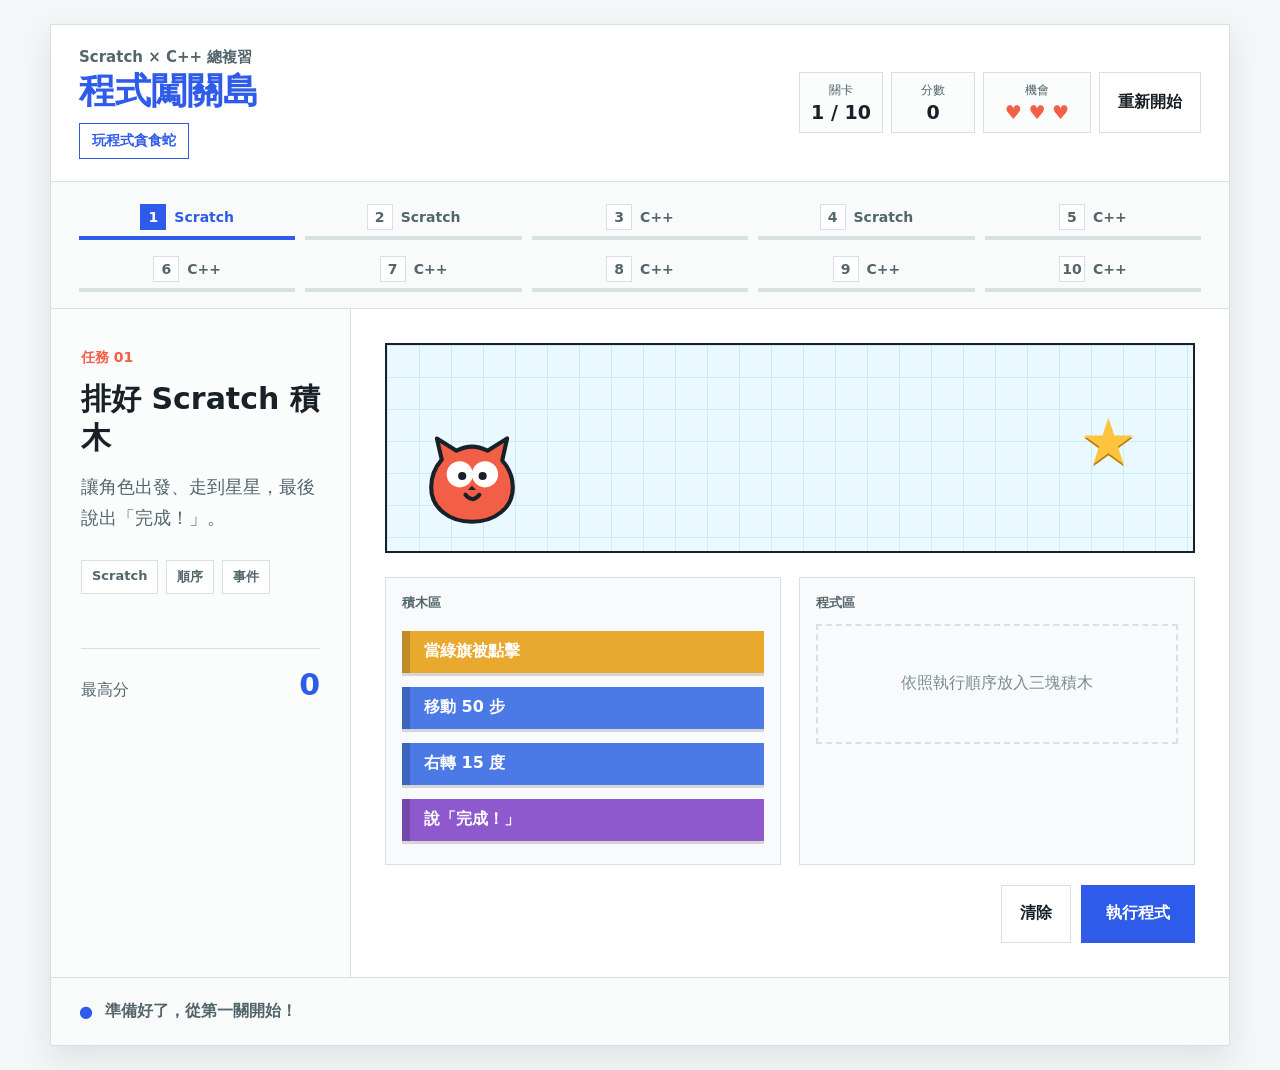
<file: index.html>
<!doctype html>
<html lang="zh-Hant">
  <head>
    <meta charset="UTF-8" />
    <meta name="viewport" content="width=device-width, initial-scale=1.0" />
    <meta name="theme-color" content="#2f5bea" />
    <meta
      name="description"
      content="給國中生的 Scratch 與 C++ 互動總複習闖關遊戲"
    />
    <title>程式闖關島｜Scratch × C++ 總複習</title>
    <link rel="icon" href="assets/sprite.svg" type="image/svg+xml" />
    <link rel="stylesheet" href="styles.css" />
  </head>
  <body>
    <main class="app-shell">
      <header class="topbar">
        <div class="brand-lockup">
          <span class="brand-kicker">Scratch × C++ 總複習</span>
          <h1>程式闖關島</h1>
          <a class="mini-game-nav" href="mini-game/">玩程式貪食蛇</a>
        </div>

        <div class="status-strip" aria-label="闖關狀態">
          <div class="status-item">
            <span class="status-label">關卡</span>
            <strong id="levelCount">1 / 10</strong>
          </div>
          <div class="status-item">
            <span class="status-label">分數</span>
            <strong id="scoreValue">0</strong>
          </div>
          <div class="status-item lives" aria-label="剩餘機會">
            <span class="status-label">機會</span>
            <strong id="livesValue">♥ ♥ ♥</strong>
          </div>
          <button class="reset-button" id="resetButton" type="button">重新開始</button>
        </div>
      </header>

      <nav class="level-track" aria-label="關卡進度">
        <ol id="levelTrack"></ol>
      </nav>

      <section class="game-layout" aria-live="polite">
        <aside class="mission-panel">
          <span class="mission-number" id="missionNumber">任務 01</span>
          <h2 id="missionTitle">排好 Scratch 積木</h2>
          <p id="missionPrompt"></p>
          <div class="concept-tags" id="conceptTags"></div>

          <div class="best-score">
            <span>最高分</span>
            <strong id="bestScore">0</strong>
          </div>
        </aside>

        <section class="play-panel" id="playPanel"></section>
      </section>

      <footer class="feedback-bar" id="feedbackBar" data-tone="neutral">
        <span class="feedback-mark" aria-hidden="true">●</span>
        <p id="feedbackText">準備好了，從第一關開始！</p>
      </footer>
    </main>

    <dialog class="result-dialog" id="resultDialog">
      <div class="result-badge" id="resultBadge">A</div>
      <p class="result-kicker">闖關完成</p>
      <h2 id="resultTitle">程式探險家</h2>
      <p class="result-score">總分 <strong id="finalScore">100</strong> / 100</p>
      <p id="resultMessage"></p>
      <div class="result-actions">
        <button class="primary-button" id="playAgainButton" type="button">再玩一次</button>
        <button class="secondary-button" id="reviewButton" type="button">查看答題回顧</button>
      </div>
      <ol class="review-list" id="reviewList" hidden></ol>
    </dialog>

    <script src="app.js"></script>
  </body>
</html>
</file>
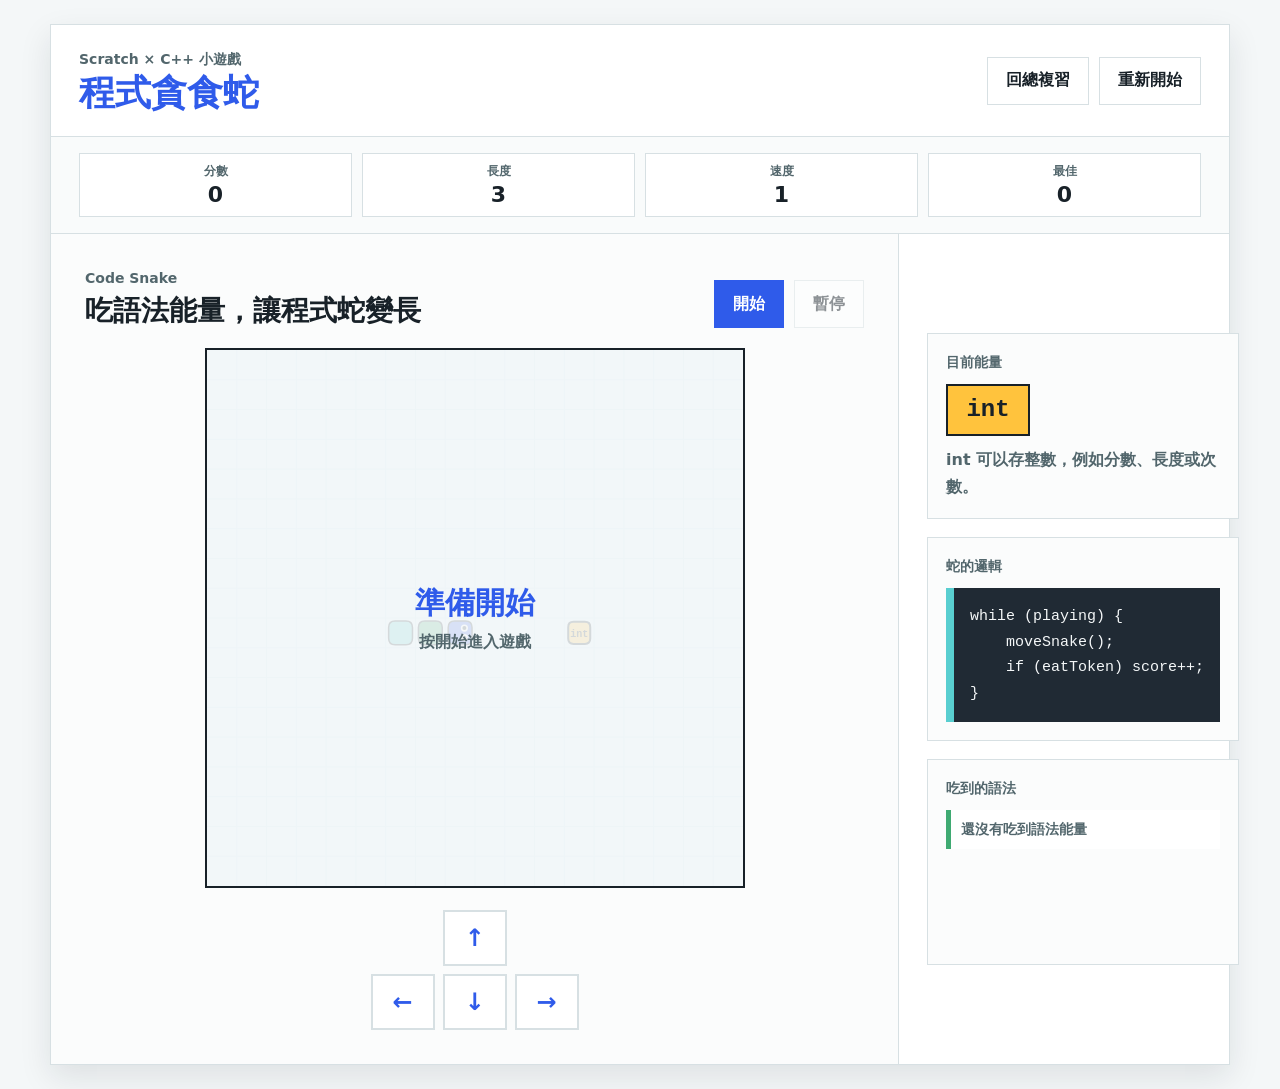
<file: mini-game/index.html>
<!doctype html>
<html lang="zh-Hant">
  <head>
    <meta charset="UTF-8" />
    <meta name="viewport" content="width=device-width, initial-scale=1.0" />
    <meta name="theme-color" content="#2f5bea" />
    <meta name="description" content="給國中生玩的 Scratch 與 C++ 程式貪食蛇小遊戲" />
    <title>程式貪食蛇｜Scratch × C++ 小遊戲</title>
    <link rel="icon" href="../assets/sprite.svg" type="image/svg+xml" />
    <link rel="stylesheet" href="styles.css" />
  </head>
  <body>
    <main class="game-shell">
      <header class="topbar">
        <div class="brand-lockup">
          <span>Scratch × C++ 小遊戲</span>
          <h1>程式貪食蛇</h1>
        </div>

        <div class="top-actions">
          <a class="nav-button" href="../">回總複習</a>
          <button class="ghost-button" id="restartButton" type="button">重新開始</button>
        </div>
      </header>

      <section class="scoreboard" aria-label="遊戲狀態">
        <div>
          <span>分數</span>
          <strong id="scoreValue">0</strong>
        </div>
        <div>
          <span>長度</span>
          <strong id="lengthValue">3</strong>
        </div>
        <div>
          <span>速度</span>
          <strong id="speedValue">1</strong>
        </div>
        <div>
          <span>最佳</span>
          <strong id="bestValue">0</strong>
        </div>
      </section>

      <section class="play-layout">
        <section class="board-panel" aria-labelledby="boardTitle">
          <div class="board-header">
            <div>
              <span class="small-label">Code Snake</span>
              <h2 id="boardTitle">吃語法能量，讓程式蛇變長</h2>
            </div>
            <div class="game-actions">
              <button class="primary-button" id="startButton" type="button">開始</button>
              <button class="ghost-button" id="pauseButton" type="button">暫停</button>
            </div>
          </div>

          <div class="canvas-wrap">
            <canvas
              id="gameCanvas"
              width="540"
              height="540"
              tabindex="0"
              aria-label="程式貪食蛇遊戲盤"
            ></canvas>
            <div class="game-overlay" id="gameOverlay">
              <strong id="overlayTitle">準備開始</strong>
              <span id="overlayText">按開始進入遊戲</span>
            </div>
          </div>

          <div class="mobile-controls" aria-label="手機方向控制">
            <span></span>
            <button type="button" data-direction="up" aria-label="向上">↑</button>
            <span></span>
            <button type="button" data-direction="left" aria-label="向左">←</button>
            <button type="button" data-direction="down" aria-label="向下">↓</button>
            <button type="button" data-direction="right" aria-label="向右">→</button>
          </div>
        </section>

        <aside class="info-panel" aria-label="程式語法狀態">
          <section class="token-panel">
            <span class="small-label">目前能量</span>
            <div class="token-chip" id="currentToken">int</div>
            <p id="currentTip">int 可以存整數，例如分數、長度或次數。</p>
          </section>

          <section class="code-panel">
            <span class="small-label">蛇的邏輯</span>
            <pre><code>while (playing) {
    moveSnake();
    if (eatToken) score++;
}</code></pre>
          </section>

          <section class="log-panel">
            <span class="small-label">吃到的語法</span>
            <ol id="tokenLog"></ol>
          </section>
        </aside>
      </section>
    </main>

    <dialog class="result-dialog" id="resultDialog">
      <div class="result-badge" id="resultBadge">0</div>
      <p class="result-kicker">Game Over</p>
      <h2 id="resultTitle">程式蛇停下來了</h2>
      <p class="result-score">總分 <strong id="finalScore">0</strong></p>
      <p id="resultMessage"></p>
      <div class="result-actions">
        <button class="primary-button" id="playAgainButton" type="button">再玩一次</button>
        <a class="nav-button" href="../">回總複習</a>
      </div>
    </dialog>

    <script src="app.js"></script>
  </body>
</html>
</file>
<file: styles.css>
:root {
  --ink: #182128;
  --muted: #52666c;
  --line: #d7e0e3;
  --paper: #ffffff;
  --page: #f4f7f8;
  --blue: #2f5bea;
  --blue-dark: #1f45c4;
  --yellow: #ffc33d;
  --teal: #59ced0;
  --coral: #f35e47;
  --green: #3faa72;
  --purple: #8f59ce;
  --code: #202a34;
  --shadow: 0 12px 30px rgba(24, 33, 40, 0.1);
}

* {
  box-sizing: border-box;
}

body {
  margin: 0;
  min-width: 320px;
  min-height: 100vh;
  background: var(--page);
  color: var(--ink);
  font-family: "Microsoft JhengHei", "PingFang TC", system-ui, sans-serif;
  letter-spacing: 0;
}

button,
select {
  font: inherit;
}

button {
  cursor: pointer;
}

.app-shell {
  width: min(1180px, calc(100% - 32px));
  margin: 24px auto;
  background: var(--paper);
  border: 1px solid var(--line);
  box-shadow: var(--shadow);
}

.topbar {
  min-height: 116px;
  padding: 22px 28px;
  display: flex;
  align-items: center;
  justify-content: space-between;
  gap: 24px;
  border-bottom: 1px solid var(--line);
}

.brand-lockup h1 {
  margin: 4px 0 0;
  color: var(--blue);
  font-size: 36px;
  line-height: 1.1;
  letter-spacing: 0;
}

.mini-game-nav {
  margin-top: 12px;
  min-height: 36px;
  padding: 0 12px;
  display: inline-flex;
  align-items: center;
  justify-content: center;
  border: 1px solid var(--blue);
  background: var(--paper);
  color: var(--blue);
  text-decoration: none;
  font-size: 14px;
  font-weight: 800;
}

.mini-game-nav:hover {
  background: #edf2ff;
}

.brand-kicker {
  color: var(--muted);
  font-size: 15px;
  font-weight: 700;
}

.status-strip {
  display: flex;
  align-items: stretch;
  gap: 8px;
}

.status-item {
  width: 84px;
  min-height: 58px;
  padding: 9px 10px;
  display: flex;
  flex-direction: column;
  justify-content: center;
  border: 1px solid var(--line);
  background: #fbfcfc;
  text-align: center;
}

.status-item.lives {
  width: 108px;
}

.status-label {
  color: var(--muted);
  font-size: 12px;
}

.status-item strong {
  margin-top: 2px;
  color: var(--ink);
  font-size: 19px;
}

#livesValue {
  color: var(--coral);
  white-space: nowrap;
}

.reset-button,
.secondary-button {
  border: 1px solid var(--line);
  background: var(--paper);
  color: var(--ink);
  padding: 0 18px;
  min-height: 58px;
  font-weight: 700;
}

.reset-button:hover,
.secondary-button:hover {
  border-color: var(--blue);
  color: var(--blue);
}

.level-track {
  padding: 16px 28px;
  background: #f9fbfb;
  border-bottom: 1px solid var(--line);
}

.level-track ol {
  list-style: none;
  margin: 0;
  padding: 0;
  display: grid;
  grid-template-columns: repeat(5, minmax(0, 1fr));
  gap: 10px;
}

.level-track li {
  position: relative;
  min-height: 42px;
  display: flex;
  align-items: center;
  justify-content: center;
  gap: 8px;
  border-bottom: 4px solid var(--line);
  color: var(--muted);
  font-size: 14px;
  font-weight: 700;
}

.level-track li::before {
  content: attr(data-index);
  width: 24px;
  height: 24px;
  display: grid;
  place-items: center;
  border: 1px solid var(--line);
  background: var(--paper);
  color: var(--muted);
}

.level-track li.active {
  border-color: var(--blue);
  color: var(--blue);
}

.level-track li.active::before {
  border-color: var(--blue);
  background: var(--blue);
  color: white;
}

.level-track li.done {
  border-color: var(--green);
  color: var(--green);
}

.level-track li.done::before {
  content: "✓";
  border-color: var(--green);
  background: var(--green);
  color: white;
}

.game-layout {
  min-height: 540px;
  display: grid;
  grid-template-columns: 300px minmax(0, 1fr);
}

.mission-panel {
  padding: 38px 30px;
  border-right: 1px solid var(--line);
  background: #fbfcfc;
}

.mission-number {
  color: var(--coral);
  font-size: 14px;
  font-weight: 800;
}

.mission-panel h2 {
  margin: 12px 0 14px;
  font-size: 30px;
  line-height: 1.3;
  letter-spacing: 0;
}

.mission-panel p {
  margin: 0;
  color: var(--muted);
  font-size: 18px;
  line-height: 1.75;
}

.concept-tags {
  margin-top: 26px;
  display: flex;
  flex-wrap: wrap;
  gap: 8px;
}

.concept-tag {
  padding: 7px 10px;
  border: 1px solid var(--line);
  background: var(--paper);
  color: var(--muted);
  font-size: 13px;
  font-weight: 700;
}

.best-score {
  margin-top: 54px;
  padding-top: 18px;
  display: flex;
  align-items: baseline;
  justify-content: space-between;
  border-top: 1px solid var(--line);
  color: var(--muted);
}

.best-score strong {
  color: var(--blue);
  font-size: 30px;
}

.play-panel {
  min-width: 0;
  padding: 34px;
  display: flex;
  flex-direction: column;
  justify-content: center;
  background: var(--paper);
}

.scratch-stage {
  position: relative;
  width: 100%;
  height: 210px;
  overflow: hidden;
  border: 2px solid var(--ink);
  background-color: #eaf8ff;
  background-image:
    linear-gradient(#cdebf5 1px, transparent 1px),
    linear-gradient(90deg, #cdebf5 1px, transparent 1px);
  background-size: 32px 32px;
}

.scratch-stage::after {
  content: "★";
  position: absolute;
  right: 56px;
  top: 60px;
  color: var(--yellow);
  font-size: 64px;
  text-shadow: 0 2px 0 #b77b00;
}

.sprite {
  position: absolute;
  left: 36px;
  bottom: 26px;
  width: 98px;
  height: 98px;
  transition: transform 0.8s ease;
}

.sprite.run {
  transform: translateX(520px) rotate(4deg);
}

.block-workspace {
  margin-top: 24px;
  display: grid;
  grid-template-columns: 1fr 1fr;
  gap: 18px;
}

.block-bank,
.sequence-tray {
  min-height: 188px;
  padding: 16px;
  border: 1px solid var(--line);
  background: #f8fafb;
}

.workspace-title {
  display: block;
  margin-bottom: 12px;
  color: var(--muted);
  font-size: 13px;
  font-weight: 800;
}

.scratch-block {
  width: 100%;
  min-height: 42px;
  margin: 7px 0;
  padding: 8px 14px;
  border: 0;
  border-left: 8px solid rgba(0, 0, 0, 0.18);
  color: white;
  text-align: left;
  font-weight: 800;
  box-shadow: 0 3px 0 rgba(0, 0, 0, 0.15);
}

.scratch-block:hover,
.scratch-block:focus-visible {
  filter: brightness(0.94);
  outline: 3px solid rgba(47, 91, 234, 0.25);
}

.block-event {
  background: #e9a92e;
}

.block-motion {
  background: #4b79e6;
}

.block-looks {
  background: var(--purple);
}

.block-control {
  background: #e99829;
}

.empty-tray {
  min-height: 120px;
  display: grid;
  place-items: center;
  border: 2px dashed var(--line);
  color: #7a8d92;
  text-align: center;
}

.action-row {
  margin-top: 20px;
  display: flex;
  justify-content: flex-end;
  gap: 10px;
}

.primary-button {
  min-height: 50px;
  padding: 0 24px;
  border: 1px solid var(--blue);
  background: var(--blue);
  color: white;
  font-weight: 800;
}

.primary-button:hover {
  background: var(--blue-dark);
}

.primary-button:disabled {
  cursor: not-allowed;
  opacity: 0.45;
}

.quiz-visual {
  min-height: 170px;
  display: grid;
  place-items: center;
  padding: 26px;
  border: 1px solid var(--line);
  background: #f8fafb;
}

.scratch-example {
  width: min(540px, 100%);
}

.scratch-example .scratch-block {
  cursor: default;
  margin: 0;
  font-size: 20px;
}

.code-window {
  width: min(650px, 100%);
  padding: 24px;
  border-left: 8px solid var(--teal);
  background: var(--code);
  color: #f4f7f8;
  font: 20px/1.7 Consolas, "SFMono-Regular", monospace;
  white-space: pre-wrap;
}

.code-window .blank {
  color: var(--yellow);
  font-weight: 800;
}

.answer-grid {
  margin-top: 22px;
  display: grid;
  grid-template-columns: repeat(2, minmax(0, 1fr));
  gap: 12px;
}

.answer-button {
  min-height: 70px;
  padding: 14px;
  border: 2px solid var(--line);
  background: var(--paper);
  color: var(--ink);
  font-weight: 800;
  text-align: left;
}

.answer-button:hover,
.answer-button:focus-visible {
  border-color: var(--blue);
  outline: 0;
}

.answer-button.selected {
  border-color: var(--blue);
  background: #edf2ff;
  color: var(--blue-dark);
}

.answer-button code {
  font-family: Consolas, "SFMono-Regular", monospace;
  font-size: 16px;
}

.final-grid {
  margin-top: 20px;
  display: grid;
  grid-template-columns: 1fr 1fr;
  gap: 16px;
}

.final-field {
  padding: 18px;
  border: 1px solid var(--line);
  background: #fbfcfc;
}

.final-field label {
  display: block;
  margin-bottom: 10px;
  font-weight: 800;
}

.final-field select {
  width: 100%;
  height: 48px;
  padding: 0 12px;
  border: 2px solid var(--line);
  background: white;
  color: var(--ink);
}

.final-field select:focus {
  border-color: var(--blue);
  outline: 2px solid rgba(47, 91, 234, 0.2);
}

.feedback-bar {
  min-height: 68px;
  padding: 14px 28px;
  display: flex;
  align-items: center;
  gap: 12px;
  border-top: 1px solid var(--line);
  background: #f9fbfb;
}

.feedback-bar p {
  margin: 0;
  color: var(--muted);
  font-weight: 700;
}

.feedback-mark {
  color: var(--blue);
}

.feedback-bar[data-tone="success"] {
  background: #eef9f2;
}

.feedback-bar[data-tone="success"] .feedback-mark,
.feedback-bar[data-tone="success"] p {
  color: #247a4e;
}

.feedback-bar[data-tone="error"] {
  background: #fff1ee;
}

.feedback-bar[data-tone="error"] .feedback-mark,
.feedback-bar[data-tone="error"] p {
  color: #b73e2d;
}

.result-dialog {
  width: min(560px, calc(100% - 28px));
  padding: 34px;
  border: 2px solid var(--ink);
  background: white;
  color: var(--ink);
  text-align: center;
}

.result-dialog::backdrop {
  background: rgba(24, 33, 40, 0.72);
}

.result-badge {
  width: 82px;
  height: 82px;
  margin: 0 auto 14px;
  display: grid;
  place-items: center;
  background: var(--yellow);
  border: 3px solid var(--ink);
  font-size: 42px;
  font-weight: 900;
  transform: rotate(-3deg);
}

.result-kicker {
  margin: 0;
  color: var(--coral);
  font-weight: 800;
}

.result-dialog h2 {
  margin: 8px 0;
  font-size: 34px;
}

.result-score {
  font-size: 20px;
}

.result-score strong {
  color: var(--blue);
  font-size: 34px;
}

.result-actions {
  margin-top: 22px;
  display: flex;
  justify-content: center;
  gap: 10px;
}

.review-list {
  margin: 24px 0 0;
  padding: 18px 18px 18px 42px;
  background: #f6f8f9;
  text-align: left;
  line-height: 1.8;
}

@media (max-width: 900px) {
  .app-shell {
    width: min(100% - 20px, 760px);
    margin: 10px auto;
  }

  .topbar {
    align-items: flex-start;
    flex-direction: column;
  }

  .status-strip {
    width: 100%;
    display: grid;
    grid-template-columns: repeat(3, 1fr) auto;
  }

  .status-item,
  .status-item.lives {
    width: auto;
  }

  .game-layout {
    grid-template-columns: 1fr;
  }

  .mission-panel {
    border-right: 0;
    border-bottom: 1px solid var(--line);
  }

  .best-score {
    margin-top: 24px;
  }

  .sprite.run {
    transform: translateX(430px) rotate(4deg);
  }
}

@media (max-width: 620px) {
  .app-shell {
    width: 100%;
    margin: 0;
    border-left: 0;
    border-right: 0;
  }

  .topbar,
  .level-track,
  .mission-panel,
  .play-panel,
  .feedback-bar {
    padding-left: 18px;
    padding-right: 18px;
  }

  .brand-lockup h1 {
    font-size: 30px;
  }

  .status-strip {
    grid-template-columns: repeat(3, 1fr);
  }

  .reset-button {
    grid-column: 1 / -1;
  }

  .level-track ol {
    gap: 4px;
  }

  .level-track li {
    min-height: 34px;
    font-size: 0;
  }

  .level-track li::before {
    font-size: 13px;
  }

  .mission-panel h2 {
    font-size: 26px;
  }

  .play-panel {
    min-height: 540px;
    padding-top: 24px;
    padding-bottom: 24px;
  }

  .scratch-stage {
    height: 170px;
  }

  .sprite {
    width: 78px;
    height: 78px;
  }

  .sprite.run {
    transform: translateX(calc(100vw - 190px)) rotate(4deg);
  }

  .scratch-stage::after {
    right: 26px;
    top: 44px;
    font-size: 52px;
  }

  .block-workspace,
  .answer-grid,
  .final-grid {
    grid-template-columns: 1fr;
  }

  .code-window {
    padding: 18px;
    font-size: 16px;
  }

  .quiz-visual {
    min-height: 140px;
    padding: 16px;
  }

  .result-actions {
    flex-direction: column;
  }
}

@media (prefers-reduced-motion: reduce) {
  *,
  *::before,
  *::after {
    scroll-behavior: auto !important;
    transition-duration: 0.01ms !important;
    animation-duration: 0.01ms !important;
  }
}
</file>
<file: mini-game/styles.css>
:root {
  --ink: #182128;
  --muted: #52666c;
  --line: #d7e0e3;
  --paper: #ffffff;
  --page: #f4f7f8;
  --blue: #2f5bea;
  --blue-dark: #1f45c4;
  --yellow: #ffc33d;
  --teal: #59ced0;
  --coral: #f35e47;
  --green: #3faa72;
  --purple: #8f59ce;
  --code: #202a34;
  --shadow: 0 12px 30px rgba(24, 33, 40, 0.1);
}

* {
  box-sizing: border-box;
}

body {
  margin: 0;
  min-width: 320px;
  min-height: 100vh;
  background: var(--page);
  color: var(--ink);
  font-family: "Microsoft JhengHei", "PingFang TC", system-ui, sans-serif;
  letter-spacing: 0;
}

button,
a {
  -webkit-tap-highlight-color: transparent;
}

button {
  cursor: pointer;
  font: inherit;
}

.game-shell {
  width: min(1180px, calc(100% - 32px));
  margin: 24px auto;
  background: var(--paper);
  border: 1px solid var(--line);
  box-shadow: var(--shadow);
}

.topbar {
  min-height: 112px;
  padding: 22px 28px;
  display: flex;
  align-items: center;
  justify-content: space-between;
  gap: 20px;
  border-bottom: 1px solid var(--line);
}

.brand-lockup span,
.small-label {
  color: var(--muted);
  font-size: 14px;
  font-weight: 800;
}

.brand-lockup h1 {
  margin: 4px 0 0;
  color: var(--blue);
  font-size: 36px;
  line-height: 1.1;
}

.top-actions,
.game-actions,
.result-actions {
  display: flex;
  align-items: center;
  justify-content: flex-end;
  gap: 10px;
}

.nav-button,
.ghost-button,
.primary-button {
  min-height: 48px;
  padding: 0 18px;
  display: inline-flex;
  align-items: center;
  justify-content: center;
  border: 1px solid var(--line);
  background: var(--paper);
  color: var(--ink);
  text-decoration: none;
  font-weight: 800;
}

.nav-button:hover,
.ghost-button:hover {
  border-color: var(--blue);
  color: var(--blue);
}

.primary-button {
  border-color: var(--blue);
  background: var(--blue);
  color: white;
}

.primary-button:hover {
  background: var(--blue-dark);
}

.primary-button:disabled,
.ghost-button:disabled {
  cursor: not-allowed;
  opacity: 0.48;
}

.scoreboard {
  padding: 16px 28px;
  display: grid;
  grid-template-columns: repeat(4, minmax(0, 1fr));
  gap: 10px;
  background: #f9fbfb;
  border-bottom: 1px solid var(--line);
}

.scoreboard div {
  min-height: 58px;
  padding: 9px 12px;
  display: flex;
  flex-direction: column;
  justify-content: center;
  border: 1px solid var(--line);
  background: white;
  text-align: center;
}

.scoreboard span {
  color: var(--muted);
  font-size: 12px;
  font-weight: 700;
}

.scoreboard strong {
  margin-top: 2px;
  font-size: 22px;
}

.play-layout {
  min-height: 650px;
  display: grid;
  grid-template-columns: minmax(0, 1fr) 330px;
}

.board-panel {
  padding: 34px;
  border-right: 1px solid var(--line);
  background: #fbfcfc;
}

.board-header {
  display: flex;
  align-items: flex-end;
  justify-content: space-between;
  gap: 18px;
  margin-bottom: 20px;
}

.board-header h2 {
  margin: 6px 0 0;
  font-size: 28px;
  line-height: 1.25;
}

.canvas-wrap {
  position: relative;
  width: min(100%, 540px);
  aspect-ratio: 1;
  margin: 0 auto;
  border: 2px solid var(--ink);
  background: #eaf8ff;
  overflow: hidden;
}

#gameCanvas {
  width: 100%;
  height: 100%;
  display: block;
  touch-action: none;
}

.game-overlay {
  position: absolute;
  inset: 0;
  display: grid;
  place-content: center;
  gap: 8px;
  background: rgba(244, 247, 248, 0.86);
  text-align: center;
}

.game-overlay[hidden] {
  display: none;
}

.game-overlay strong {
  color: var(--blue);
  font-size: 30px;
}

.game-overlay span {
  color: var(--muted);
  font-weight: 800;
}

.mobile-controls {
  width: min(320px, 100%);
  margin: 22px auto 0;
  display: grid;
  grid-template-columns: repeat(3, 64px);
  justify-content: center;
  gap: 8px;
}

.mobile-controls button {
  width: 64px;
  height: 56px;
  border: 2px solid var(--line);
  background: white;
  color: var(--blue);
  font-size: 24px;
  font-weight: 900;
}

.mobile-controls button:active {
  border-color: var(--blue);
  background: #edf2ff;
}

.info-panel {
  min-width: 0;
  padding: 34px 28px;
  display: grid;
  align-content: center;
  gap: 18px;
  background: white;
}

.token-panel,
.code-panel,
.log-panel {
  padding: 18px;
  border: 1px solid var(--line);
  background: #fbfcfc;
}

.token-chip {
  width: fit-content;
  min-width: 84px;
  min-height: 52px;
  margin: 12px 0 10px;
  padding: 8px 16px;
  display: grid;
  place-items: center;
  border: 2px solid var(--ink);
  background: var(--yellow);
  color: var(--ink);
  font: 900 24px/1 Consolas, "SFMono-Regular", monospace;
}

.token-panel p {
  margin: 0;
  color: var(--muted);
  font-size: 16px;
  font-weight: 800;
  line-height: 1.7;
}

.code-panel pre {
  margin: 12px 0 0;
  padding: 16px;
  overflow: auto;
  border-left: 8px solid var(--teal);
  background: var(--code);
  color: #f4f7f8;
  font: 15px/1.7 Consolas, "SFMono-Regular", monospace;
}

.log-panel ol {
  min-height: 136px;
  max-height: 170px;
  margin: 12px 0 0;
  padding: 0;
  list-style: none;
  overflow: auto;
  display: grid;
  align-content: start;
  gap: 8px;
}

.log-panel li {
  padding: 9px 10px;
  border-left: 5px solid var(--green);
  background: white;
  color: var(--muted);
  font-size: 14px;
  font-weight: 800;
  line-height: 1.5;
}

.result-dialog {
  width: min(560px, calc(100% - 28px));
  padding: 34px;
  border: 2px solid var(--ink);
  background: white;
  color: var(--ink);
  text-align: center;
}

.result-dialog::backdrop {
  background: rgba(24, 33, 40, 0.72);
}

.result-badge {
  width: 82px;
  height: 82px;
  margin: 0 auto 14px;
  display: grid;
  place-items: center;
  border: 3px solid var(--ink);
  background: var(--yellow);
  color: var(--blue);
  font-size: 36px;
  font-weight: 900;
  transform: rotate(-3deg);
}

.result-kicker {
  margin: 0;
  color: var(--coral);
  font-weight: 900;
}

.result-dialog h2 {
  margin: 8px 0;
  font-size: 34px;
}

.result-score {
  font-size: 20px;
}

.result-score strong {
  color: var(--blue);
  font-size: 34px;
}

#resultMessage {
  color: var(--muted);
  font-weight: 800;
  line-height: 1.7;
}

.result-actions {
  margin-top: 22px;
  justify-content: center;
}

@media (max-width: 940px) {
  .game-shell {
    width: min(100% - 20px, 760px);
    margin: 10px auto;
  }

  .topbar {
    align-items: flex-start;
    flex-direction: column;
  }

  .scoreboard {
    grid-template-columns: repeat(2, minmax(0, 1fr));
  }

  .play-layout {
    grid-template-columns: 1fr;
  }

  .board-panel {
    border-right: 0;
    border-bottom: 1px solid var(--line);
  }
}

@media (max-width: 620px) {
  .game-shell {
    width: 100%;
    margin: 0;
    border-left: 0;
    border-right: 0;
  }

  .topbar,
  .scoreboard,
  .board-panel,
  .info-panel {
    padding-left: 18px;
    padding-right: 18px;
  }

  .brand-lockup h1 {
    font-size: 30px;
  }

  .top-actions {
    width: 100%;
    display: grid;
    grid-template-columns: 1fr 1fr;
  }

  .nav-button,
  .ghost-button,
  .primary-button {
    min-height: 46px;
    padding: 0 12px;
  }

  .board-header {
    align-items: flex-start;
    flex-direction: column;
  }

  .game-actions {
    width: 100%;
    display: grid;
    grid-template-columns: 1fr 1fr;
  }

  .board-header h2 {
    font-size: 24px;
  }

  .canvas-wrap {
    width: min(100%, 430px);
  }

  .game-overlay strong {
    font-size: 26px;
  }

  .mobile-controls {
    grid-template-columns: repeat(3, 58px);
  }

  .mobile-controls button {
    width: 58px;
    height: 52px;
  }

  .result-actions {
    align-items: stretch;
    flex-direction: column;
  }
}

@media (prefers-reduced-motion: reduce) {
  *,
  *::before,
  *::after {
    scroll-behavior: auto !important;
    transition-duration: 0.01ms !important;
    animation-duration: 0.01ms !important;
  }
}
</file>
